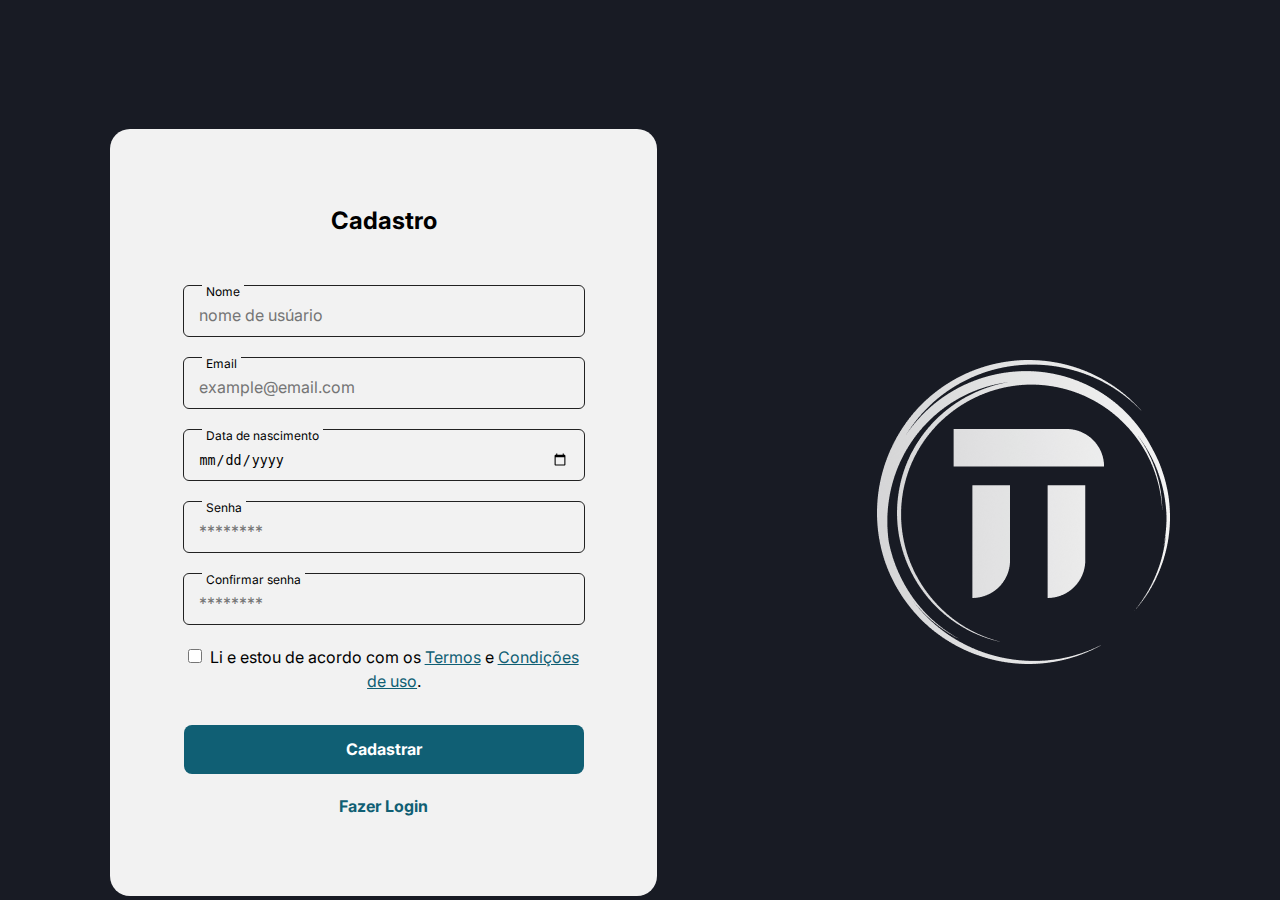
<file: HTML/index.html>
<!DOCTYPE html>
<html lang="en">
<head>
    <meta charset="UTF-8">
    <meta name="viewport" content="width=device-width, initial-scale=1.0">
    <link rel="stylesheet" href="../CSS/reset.css">
    <link rel="stylesheet" href="../CSS/style.css">
    <link rel="preconnect" href="https://fonts.googleapis.com">
    <link rel="preconnect" href="https://fonts.gstatic.com" crossorigin>
    <link href="https://fonts.googleapis.com/css2?family=Inter:wght@100..900&display=swap" rel="stylesheet">
    <meta name="viewport" content="width=device-width, initial-scale=1.0" />

    <title>TTwitter Cadastro</title>
    <link rel="icon" href="../imagens/Logo TT.png" type="image/png">
</head>
<body>
    <div class="registerpage">
        <main class="cadastro">
            <h1>Cadastro</h1>
            <form>
                <div class="dados">
                    <label>Nome</label> <br>
                    <input type="text" placeholder="nome de usúario">
                </div>
                <div class="dados">
                    <label>Email</label> <br>
                    <input type="email" placeholder="example@email.com">
                </div>
                <div class="dados">
                    <label>Data de nascimento</label> <br>
                    <input type="date">
                </div>
                <div class="dados">
                    <label>Senha</label> <br>
                    <input type="password" placeholder="********">
                </div>
                <div class="dados">
                    <label>Confirmar senha</label> <br>
                    <input type="password" placeholder="********">
                </div>
                <div class="termos">
                    <input type="checkbox" name="termos" value="termosdeusuario">
                    <label for="termosdeusuario">Li e estou de acordo com os <a href="">Termos</a> e <a href="">Condições de uso</a>.</label>
                </div>
            </form>
            <a href="../HTML/login.html"><button type="button">Cadastrar</button></a>
            <div class="fazerlogin">
                <a href="../HTML/login.html">Fazer Login</a>
            </div>
        </main>
        <img src="../imagens/Logo TT.png" alt="logo">
    </div> 
</body>
</html>
</file>
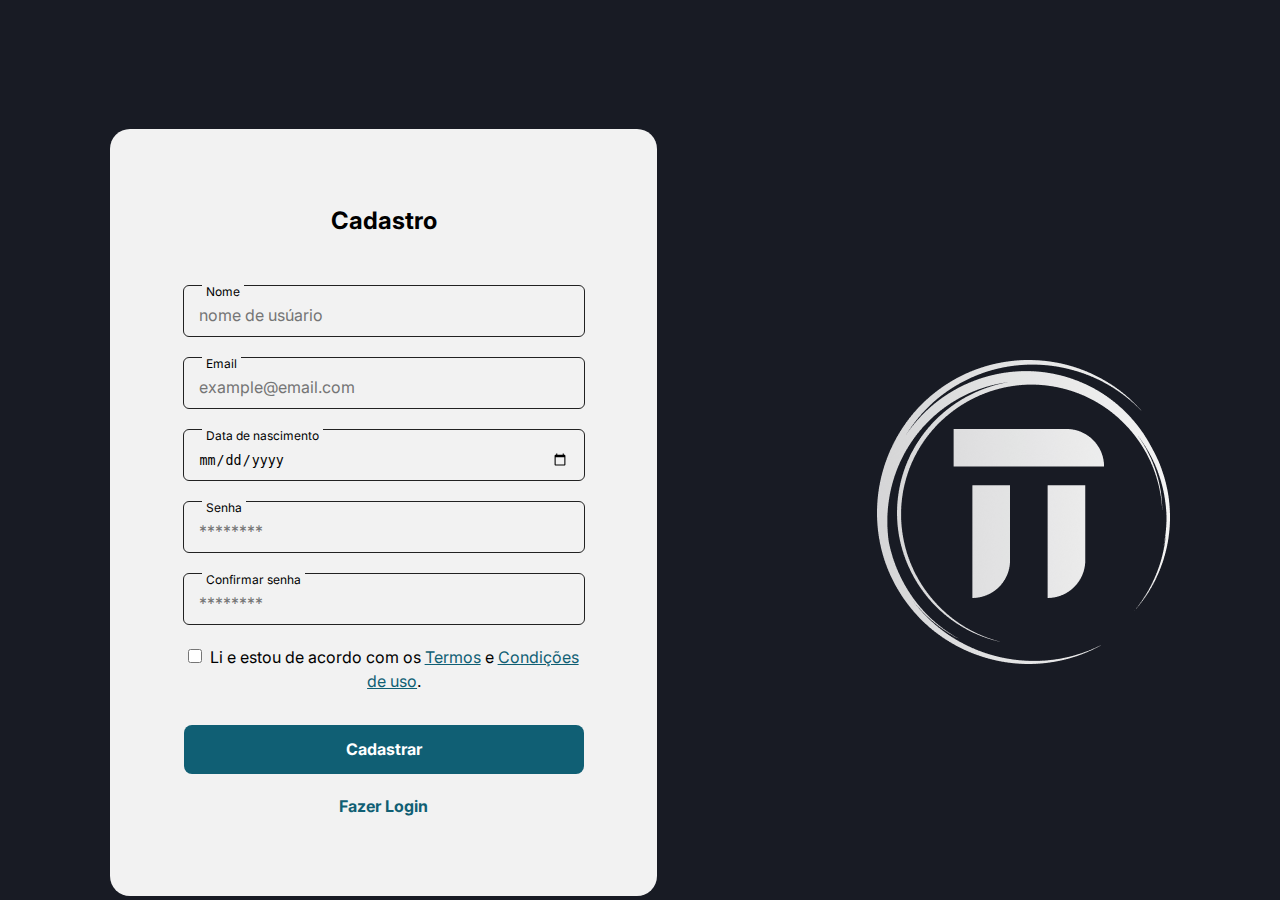
<file: HTML/cadastro.html>
<!DOCTYPE html>
<html lang="en">
<head>
    <meta charset="UTF-8">
    <meta name="viewport" content="width=device-width, initial-scale=1.0">
    <link rel="stylesheet" href="../CSS/reset.css">
    <link rel="stylesheet" href="../CSS/style.css">
    <link rel="preconnect" href="https://fonts.googleapis.com">
    <link rel="preconnect" href="https://fonts.gstatic.com" crossorigin>
    <link href="https://fonts.googleapis.com/css2?family=Inter:wght@100..900&display=swap" rel="stylesheet">
    <meta name="viewport" content="width=device-width, initial-scale=1.0" />

    <title>TTwitter Cadastro</title>
    <link rel="icon" href="../imagens/Logo TT.png" type="image/png">
</head>
<body>
    <div class="registerpage">
        <main class="cadastro">
            <h1>Cadastro</h1>
            <form>
                <div class="dados">
                    <label>Nome</label> <br>
                    <input type="text" placeholder="nome de usúario">
                </div>
                <div class="dados">
                    <label>Email</label> <br>
                    <input type="email" placeholder="example@email.com">
                </div>
                <div class="dados">
                    <label>Data de nascimento</label> <br>
                    <input type="date">
                </div>
                <div class="dados">
                    <label>Senha</label> <br>
                    <input type="password" placeholder="********">
                </div>
                <div class="dados">
                    <label>Confirmar senha</label> <br>
                    <input type="password" placeholder="********">
                </div>
                <div class="termos">
                    <input type="checkbox" name="termos" value="termosdeusuario">
                    <label for="termosdeusuario">Li e estou de acordo com os <a href="">Termos</a> e <a href="">Condições de uso</a>.</label>
                </div>
            </form>
            <a href="../HTML/login.html"><button type="button">Cadastrar</button></a>
            <div class="fazerlogin">
                <a href="../HTML/login.html">Fazer Login</a>
            </div>
        </main>
        <img src="../imagens/Logo TT.png" alt="logo">
    </div> 
</body>
</html>
</file>
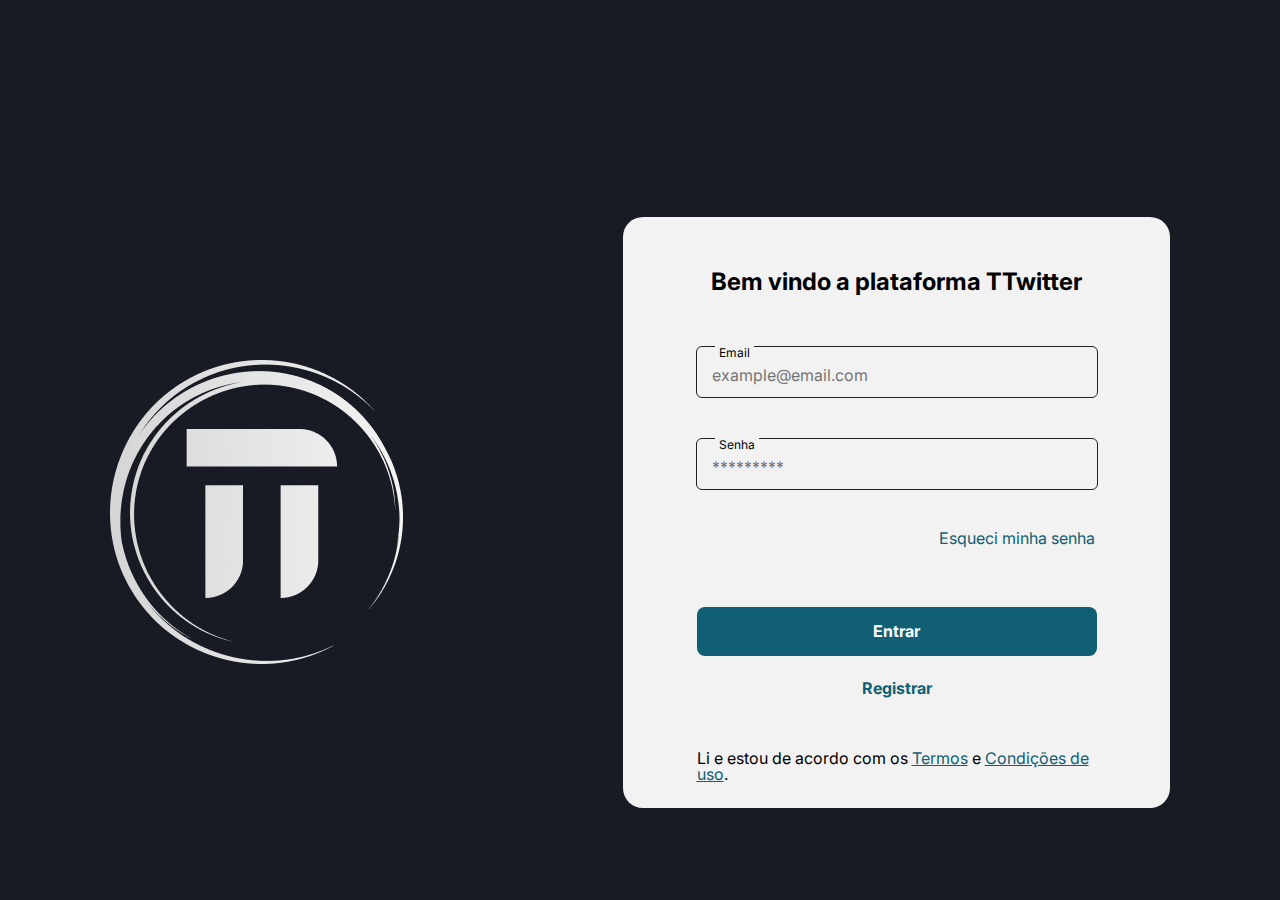
<file: HTML/login.html>
<!DOCTYPE html>
<html lang="en">
<head>
    <meta charset="UTF-8">
    <meta name="viewport" content="width=device-width, initial-scale=1.0">
    <link rel="stylesheet" href="../CSS/reset.css">
    <link rel="stylesheet" href="../CSS/style.css">
    <link rel="preconnect" href="https://fonts.googleapis.com">
    <link rel="preconnect" href="https://fonts.gstatic.com" crossorigin>
    <link href="https://fonts.googleapis.com/css2?family=Inter:wght@100..900&display=swap" rel="stylesheet">
    <meta name="viewport" content="width=device-width, initial-scale=1.0" />
    
    <title>TTwitter Login</title>
    <link rel="icon" href="../imagens/Logo TT.png" type="image/png">
</head>
<body>
    <div class="loginpage">
        <img src="../imagens/Logo TT.png" alt="logo">
        <main>
            <h1>Bem vindo a plataforma TTwitter</h1>
            <form>
                <div class="dadosentrada">
                    <label>Email</label> <br>
                    <input type="text" placeholder="example@email.com">
                </div>
                <div class="dadosentrada">
                    <label>Senha</label> <br>
                    <input type="password" placeholder="*********">
                </div>
                <a class="esqueci">Esqueci minha senha</a>
                <a class="botaoentrar" href="../HTML/index.html"><button type="button">Entrar</button></a>
                <a class="fazerregistro" href="../HTML/cadastro.html">Registrar</a>
            </form>
            <div class="termos">
                <p>Li e estou de acordo com os <a href="">Termos</a> e <a href="">Condições de uso</a>.</p>
            </div>
        </main>
    </div>
</body>
</html>
</file>
<file: CSS/style.css>
:root {
    --var-main-font-family: "Inter", sans-serif;
    --var-main-font-color-branca: #FFFFFF;
    --var-main-font-color-azul: #22A2F2;
    --var-main-font-color-preta: #000000;

    --var-main-cor-azul-escuro: #181B24;
    --var-main-cor-azul-marinho: #14161D;
    --var-main-cor-branca: #F2F2F2;
    --var-main-cor-azul-claro: #105F74;
    --var-main-cor-usuario: #D9D9D9;
    --var-main-cor-cinza: #484848;
}

body {
    background-color: var(--var-main-cor-azul-escuro);
    font-family: var(--var-main-font-family);

    max-width: 100%;
    overflow-x: hidden;
    max-height: 100%;
    overflow-y: hidden;
}

.loginpage {
    display: flex;
    align-items: center;
    justify-content: space-evenly;
}

.loginpage main {
    display: flex;
    flex-direction: column;
    align-items: center;

    width: 100%;
}

.loginpage main form {
    display: flex;
    flex-direction: column;
    align-items: center;
}

.registerpage, .loginpage {
    display: flex;
    align-items: center;
    justify-content: space-around;
    margin-top: 128.5px
}

.registerpage main, .loginpage main {
    display: flex;
    flex-direction: column;
    align-items: center;
    justify-content: center;
}

.cadastro {
    background-color: var(--var-main-cor-branca);
    width: 547px;
    height: 767px;
    border-radius: 20px;
}

.loginpage main {
    background-color: var(--var-main-cor-branca);
    width: 547px;
    height: 591px;
    border-radius: 20px;
}

.cadastro h1 {
    margin-bottom: 50px;
}

.loginpage h1 {
    margin-top: 50px;
    margin-bottom: 50px;
}

.cadastro h1 , .loginpage h1{
    font-family: Inter;
    font-size: 1.5rem;
    font-weight: 700;
    line-height: 29.05px;
    text-align: center;
}

.registerpage main form, .loginpage form{
    display: flex;
    flex-direction: column;
    align-items: center;
}

.registerpage .dados, .loginpage .dadosentrada{
    border: 1px solid #222222;
    border-radius: 6px;
    width: 400px;
    height: 50px;
    margin-bottom: 20px;
    font-size: 0.75rem;
}

.dados label, .dadosentrada label{
    background-color: var(--var-main-cor-branca);
    margin-left: 18.5px;
    padding: 0px 4px;
}

.dados input::placeholder, .dadosentrada input::placeholder {
    font-family: Inter;
    font-size: 16px;
    font-weight: 400;
    line-height: 24px;
    text-align: left;
}

.registerpage main input, .loginpage main input{
    border: none;
    padding: 0;
    background: none;
    outline: none;
    
    width: 370px;
    height: 24px;
    padding: 6px 15px 0px 15px;
}

.registerpage .termos, .loginpage .termos{
    display: flex;
    width: 400px;
    height: 80px;
}

.registerpage .termos input {
    width: 1rem;
    height: 1rem;
}

.registerpage .termos label {
    line-height: 24px;
    text-align: center;
}

.loginpage {
    margin-top: 216.5px;
}

.registerpage a, .loginpage a {
    color: var(--var-main-cor-azul-claro);
}

.esqueci {
    margin-left: 60%;
}

.fazerlogin {
    margin-top: 20px;
}

.fazerlogin a , .fazerregistro {
    text-decoration: none;
    font-family: Inter;
    font-size: 1rem;
    font-weight: 700;
    line-height: 24px;
    text-align: center;
}

.fazerregistro {
    margin-bottom: 50px;
}

.registerpage button, .loginpage button {
    border: none;
    padding: 0;
    background: none;
    outline: none;

    background-color: var(--var-main-cor-azul-claro);
    width: 400px;
    height: 49px;
    padding: 15px 20px;
    gap: 10px;
    border-radius: 8px;
    
    color: var(--var-main-font-color-branca);
    font-size: 1rem;
    font-weight: 700;
    line-height: 19.36px;
    text-align: center;
    font-family: Inter;
}

.loginpage main form {
    gap: 20px;
}

.loginpage main form .botaoentrar {
    margin-top: 41px;
}

.loginpage main {
    display: flex;
    justify-content: space-around;
}

.cabecalho {
    background-color: var(--var-main-cor-azul-marinho);

    display: flex;
    align-items: center;
    gap: 81px;
}

.logo {
    width: 60px;
    height: 62.35px;
    padding: 16px 43px;
}

.ababuscar {
    display: flex;
    justify-content: space-between;
    align-items: center;

    border: none;
    padding: 0;
    background: none;
    outline: none;

    background-color: #48484814;
    border-radius: 20px;
    width: 670px;
    height: 35px;
    padding: 6.38px 17.92px;
    width: 670px;

}

.ababuscar input {
    border: none;
    padding: 0;
    background: none;
    outline: none;

    color: #FFFFFF80;
    font-size: 1.25rem;
    width: 630px;
}

.ababuscar input {
    display: flex;
}

.ababuscar button {
    border: none;
    background: none;
    outline: none;
}

.homepage {
    display: flex;
}

.navbar {
    display: flex;
    flex-direction: column;
    gap: 24px;
    padding: 47px 36px;
}

.feed {
    display: flex;
    padding: 37px 112px;
    flex-direction: column;
    gap: 30px;
}

.postar {
    border: 1px solid #484848;
    border-radius: 10px;
    padding: 10px;
    height: fit-content;
    width: 670px;
}


.textopostar {
    border: none;
    padding: 0;
    background: none;
    outline: none;
    
    font-family: var(--var-main-font-family);
    width: 610px;
    color: var(--var-main-cor-branca);
    padding: 10px 30px;
    height: 40px;
    resize: none;
}

.botoespostar {
    display: flex;
    justify-content: space-between;
    align-items: flex-end;
}

.iconespostar {
    padding-left: 21px;
    padding-bottom: 12px;
}

.iconespostar button {
    border: none;
    padding: 0;
    background: none;
    outline: none;
}

#btn-imagem {
    width: 0;
}

.botaopostar {
    padding-right: 23px;
    padding-bottom: 9px;
}

.botaopostar button {
    border: none;
    padding: 0;
    background-color: var(--var-main-font-color-azul);
    outline: none;

    padding: 13px 30px;
    border-radius: 10px;
    
    font-size: 0.75rem;
    font-weight: 600;
}

.meet {
    color: var(--var-main-font-color-branca);
    display: flex;
    flex-direction: column;
    gap: 16px;
    width: 311px;
    height: 370px;
    padding-top: 37px;
}

.meet h3 {
    font-size: 1.5rem;
}

.meet div {
    display: flex;
    align-items: center;
    justify-content: space-between;
    font-size: 1.25rem;
}

.meet .iconeusuario {
    gap: 8px;
}

.meet a {
    text-decoration: none;
    color: var(--var-main-cor-branca);
}

.meet button {
    border: none;
    padding: 0;
    background-color: #222222;
    outline: none;

    color: var(--var-main-font-color-azul);
    padding: 4.5px 10px;
    border-radius: 15px;
}

.postagem {
    color: var(--var-main-font-color-branca);
    border: 1px solid #484848;
    border-radius: 10px;
    padding: 10px;
    height: fit-content;
    width: 670px;
}

.postagem .iconeusuario a {
    font-family: var(--var-main-font-family);
    text-decoration: none;
    color: var(--var-main-font-color-branca);
    margin-left: 15px;
    font-size: 1.5rem;
}

.postagem .iconeusuario img {
    width: 50px;
    height: 50px;
}

.postagem .iconeusuario {
    display: flex;
    align-items: center;
}

.linksdopost {
    display: flex;
    justify-content: space-between;
    align-items: center;
    padding: 0px 73px 0px 97px;
}

#imagemdopost {
    max-width: 500px;
    max-height: 500px;
    margin-left: 14.5%;
    margin-top: 47px;
    margin-bottom: 16px;
}

.postagem p {
    font-size: 1rem;
    font-weight: 400;
    line-height: 19.36px;
    text-align: left;
    margin-left: 97px;
    margin-top: 27px;
    margin-bottom: 32px;
}

@media(max-width: 360px) {
    .registerpage {
        display: flex;
        flex-direction: column-reverse;
        margin: 0px;
    }

    .registerpage img {
        width: 80px;
        height: 83px;
        margin-top: 26px;
        margin-bottom: 21px;
    }

    .cadastro {
        width: 296px;
        height: 644px;
        border-radius: 18px;
    }

    .cadastro .dados {
        width: 250.5px;
        height: 49px;
    }

    .cadastro .dados input {
        width: 220px;
    }

    .cadastro .termos {
        margin-left: 150px;
    }

    .cadastro .termos label {
        width: 229px;
        font-size: 0.75rem;
    }

    .cadastro .termos input {
        width: 0.75rem;
    }

    .cadastro button {
        width: 201px;
        height: 37px;
        font-size: 1rem;
        padding: 9.5px;
    }

    .loginpage {
        display: flex;
        flex-direction: column;
        margin: 0px;
        gap: 91px;
    }

    .loginpage img {
        width: 80px;
        height: 83px;
        margin-top: 26px;
        margin-bottom: 0px;
    }

    .loginpage main {
        width: 296px;
        height: 479px;
        border-radius: 18px;
    }

    .loginpage h1 {
        width: 246px;
        height: 48px;
        font-size: 1.25rem;
        margin-top: 17px;
        margin-left: 25px;
        margin-bottom: 20px;
    }

    .loginpage main .dadosentada {
        width: 250.5px;
        height: 51px;
    }

    .loginpage main .dadosentrada {
        width: 250.5px;
    }

    .esqueci {
        display: none;
    }

    .loginpage main .botaoentrar button {
        width: 201px;
        height: 37px;
        font-size: 1rem;
        padding: 9.5px;
    }

    .loginpage .termos p {
        font-size: 0.75rem;
        width: 279px;
        height: 48px;
        margin-left: 90px;
    }

    .cabecalho {
        height: 77px;  
        gap: 0px;
        max-width: 100%;
        overflow-x: hidden;
    }

    .logo {
        width: 50px;
        height: 48.88px;
        padding: 0px;
        margin-top: 11px;
        margin-left: 20px;
        margin-bottom: 18px;
    }

    .ababuscar {
        width: 246px;
        height: 36px;
        padding: 0px;
        margin-top: 17px;
        margin-left: 26px;
        margin-bottom: 24px;

        border-radius: 20px;

    }

    .ababuscar input {
        width: 200px;
        margin-left: 5px;
        font-size: 1rem;
    }

    .ababuscar img {
        width: 21px;
    }

    .homepage {
        flex-direction: column-reverse;
    }

    .meet {
        flex-direction: row;
        gap: 0px;
        height: 70px;
    }

    .meet h3 {
        display: none;
    }

    .meet div {
        flex-direction: column;
        height: 78px;
        font-size: 1rem;
        margin-left: 8px;
    }

    .meet div button {
        display: none;
    }

    .feed {
        width: 304px;
        height: 494px;
        padding: 35px 30px 0px 30px;
    }

    .postar {
        width: 300px;
        height: 100px;
        padding: 9px;
    }

    .textopostar {
        width: 280px;
        font-size: 0.75rem;
        padding: 11px 2px 0px 2px;
    }

    .botaopostar {
        width: 94px;
        height: 24px;
        padding: 0px;
    }

    .iconespostar {
        padding: 0px;
        margin-left: 0px;
    }

    .botaopostar {
        width: 75px;
        height: 30px;
        padding-right: 5px;
    }

    #btn-postar {
        width: 75px;
        height: 30px;

        font-size: 0.75rem;
        font-weight: 600;
        padding: 0px;
    }

    .postagem {
        width: 300px;
        height: 381px;
        padding: 0px;
    }

    #imagemdopost {
        width: 200px;
        height: 200px;
        margin: 32px 52px 0px 48px;
    }

    .linksdopost {
        padding: 0px;
        width: 200px;
        margin-left: 48px;
        margin-top: 5px;
    }

    .linksdopost .iconeusuario {
        width: 105px;
        gap: 0px;
        justify-content: flex-start;
    }

    .linksdopost .iconeusuario img {
        width: 30px;
        height: 30px;
    }

    .linksdopost .iconeusuario a {
        font-size: 0.875rem;
        margin-left: 1px;
    }

    .botoesdopost {
        display: flex;
        width: 300px;
        justify-content: space-evenly;
    }

    .botoesdopost img {
        width: 25px;
        height: 25px;
        gap: 0.75px;
    }

    .postagem p {
        margin: 19px 52px 25px 48px;
    }

    .navbar {
        width: 360px;
        height: 77px;
        display: flex;
        flex-direction: row;
        background-color: var(--var-main-cor-azul-marinho);
        gap: 24px;
        padding: 15px 50px;
        max-width: 100%;
        overflow-x: hidden;
    }

    body {
        max-width: 100%;
        overflow-x: hidden;
        max-height: 100%;
        overflow-y: hidden;
    }
}
</file>
